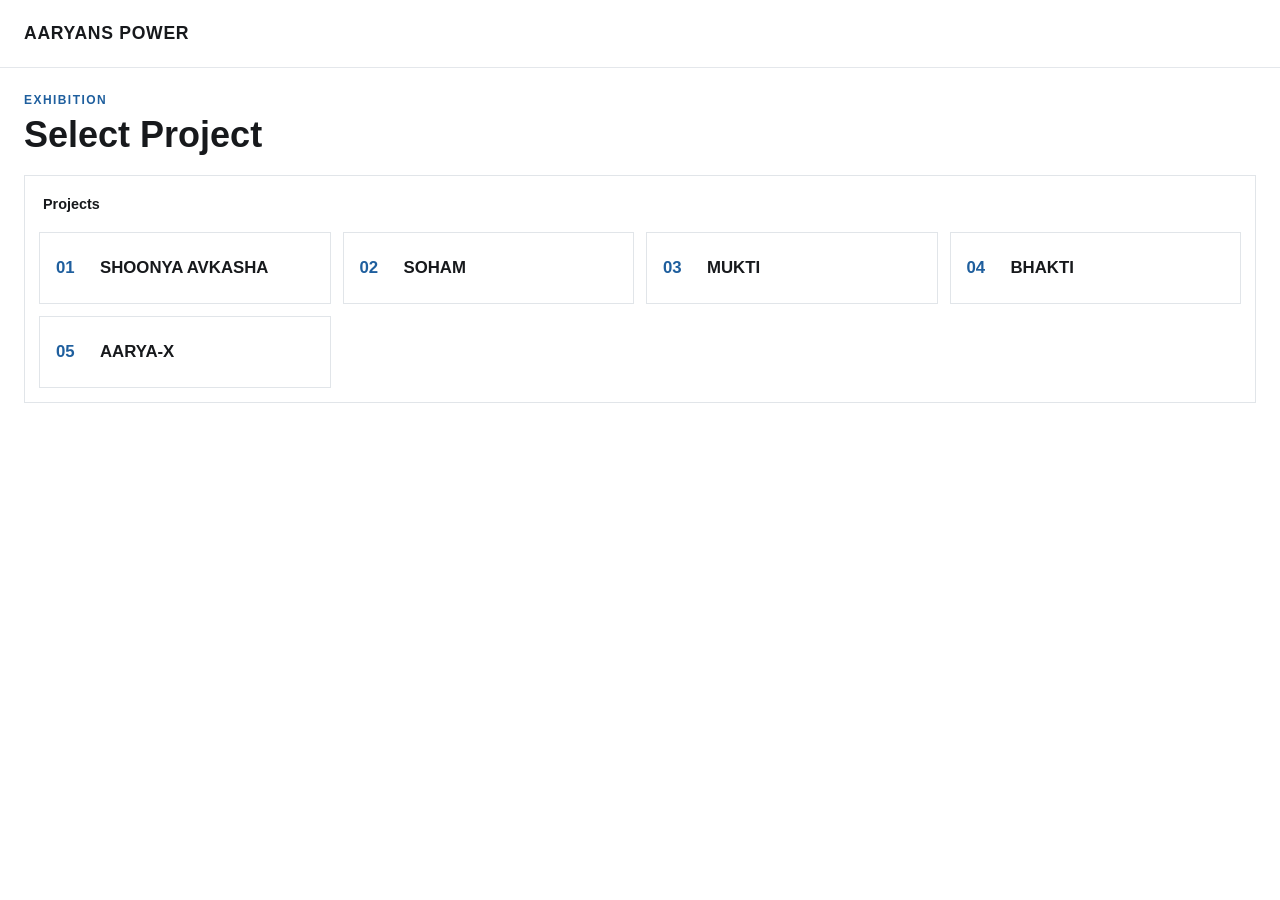
<file: index.html>
<!doctype html>
<html lang="en">
<head>
<meta charset="utf-8">
<meta name="viewport" content="width=device-width,initial-scale=1">
<title>AARYANS POWER Exhibition</title>
<link rel="stylesheet" href="style.css">
</head>
<body>
<header class="header"><div class="brand">AARYANS POWER</div></header>
<main class="layout">
<div class="top"><div><div class="eyebrow">Exhibition</div><h1>Select Project</h1></div></div>
<div class="workspace single">
<section class="questions projects">
<div class="questions-title">Projects</div>
<a class="question" href="shoonya-avkasha.html"><span class="num">01</span><span>SHOONYA AVKASHA</span></a>
<a class="question" href="soham.html"><span class="num">02</span><span>SOHAM</span></a>
<a class="question" href="mukti.html"><span class="num">03</span><span>MUKTI</span></a>
<a class="question" href="bhakti.html"><span class="num">04</span><span>BHAKTI</span></a>
<a class="question" href="aarya-x.html"><span class="num">05</span><span>AARYA-X</span></a>
</section>
</div>
</main>
</body>
</html>
</file>
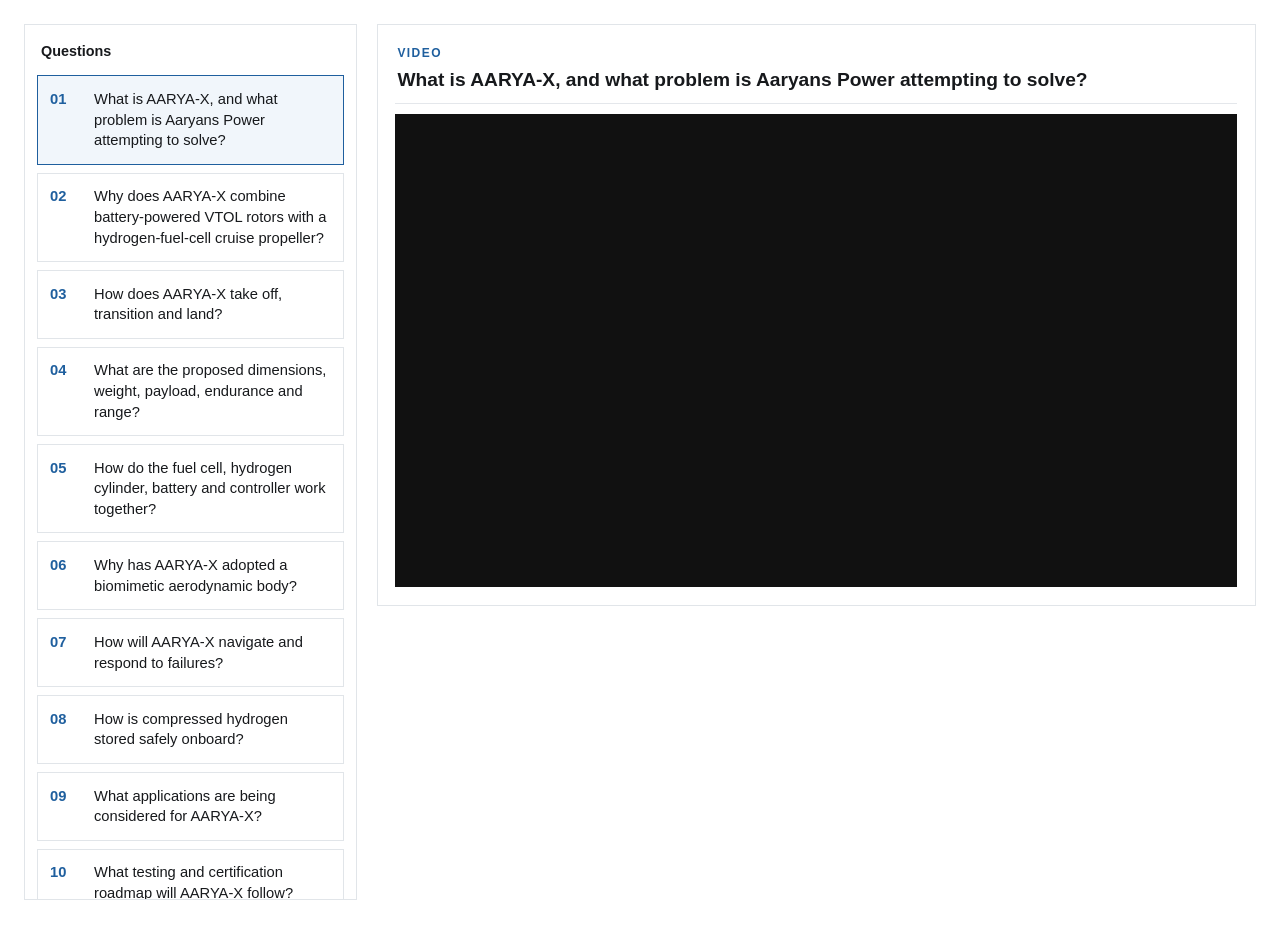
<file: aarya-x.html>
<!doctype html>
<html lang="en">

<head>
  <meta charset="utf-8">
  <meta name="viewport" content="width=device-width,initial-scale=1">

  <title>AARYA-X | AARYANS POWER</title>

  <link rel="stylesheet" href="style.css">
</head>

<body>


<main class="layout">


<div class="workspace">


  <!-- =========================
       QUESTIONS
  ========================== -->

  <aside class="questions">

    <div class="questions-title">
      Questions
    </div>


    <!-- QUESTION 1 -->

    <button
      class="question"
      data-index="0"
      data-drive-id="1Ui-ZAGoOA2V_jxX7i14uRcmebi3t87IS"
      data-title="What is AARYA-X, and what problem is Aaryans Power attempting to solve?"
    >

      <span class="num">
        01
      </span>

      <span>
        What is AARYA-X, and what problem is Aaryans Power attempting to solve?
      </span>

    </button>


    <!-- QUESTION 2 -->

    <button
      class="question"
      data-index="1"
      data-drive-id="1szKzdVcnoOJJ2fzhRMh8Gj2F-6THwESj"
      data-title="Why does AARYA-X combine battery-powered VTOL rotors with a hydrogen-fuel-cell cruise propeller?"
    >

      <span class="num">
        02
      </span>

      <span>
        Why does AARYA-X combine battery-powered VTOL rotors with a hydrogen-fuel-cell cruise propeller?
      </span>

    </button>


    <!-- QUESTION 3 -->

    <button
      class="question"
      data-index="2"
      data-drive-id="1fKmpzkEdmXedZTN_lGsRggA8JeGDTIYF"
      data-title="How does AARYA-X take off, transition and land?"
    >

      <span class="num">
        03
      </span>

      <span>
        How does AARYA-X take off, transition and land?
      </span>

    </button>


    <!-- QUESTION 4 -->

    <button
      class="question"
      data-index="3"
      data-drive-id="1jlApbKzHxgR-QsPUZSIkRet4yjEzYzG_"
      data-title="What are the proposed dimensions, weight, payload, endurance and range?"
    >

      <span class="num">
        04
      </span>

      <span>
        What are the proposed dimensions, weight, payload, endurance and range?
      </span>

    </button>


    <!-- QUESTION 5 -->

    <button
      class="question"
      data-index="4"
      data-drive-id="1-lclGJRWC27h7_2cQeNM0hS9a2BsdfcC"
      data-title="How do the fuel cell, hydrogen cylinder, battery and controller work together?"
    >

      <span class="num">
        05
      </span>

      <span>
        How do the fuel cell, hydrogen cylinder, battery and controller work together?
      </span>

    </button>


    <!-- QUESTION 6 -->

    <button
      class="question"
      data-index="5"
      data-drive-id="1TAY0yIhHEJ29zQF1fL2lTrksfVYrnsvH"
      data-title="Why has AARYA-X adopted a biomimetic aerodynamic body?"
    >

      <span class="num">
        06
      </span>

      <span>
        Why has AARYA-X adopted a biomimetic aerodynamic body?
      </span>

    </button>


    <!-- QUESTION 7 -->

    <button
      class="question"
      data-index="6"
      data-drive-id="1MeRnJUkc_yWa4hSAgtIE0scz39Femui1"
      data-title="How will AARYA-X navigate and respond to failures?"
    >

      <span class="num">
        07
      </span>

      <span>
        How will AARYA-X navigate and respond to failures?
      </span>

    </button>


    <!-- QUESTION 8 -->

    <button
      class="question"
      data-index="7"
      data-drive-id="1fan7daPQiHHC4__OgldHpxUyS4tP6RGm"
      data-title="How is compressed hydrogen stored safely onboard?"
    >

      <span class="num">
        08
      </span>

      <span>
        How is compressed hydrogen stored safely onboard?
      </span>

    </button>


    <!-- QUESTION 9 -->

    <button
      class="question"
      data-index="8"
      data-drive-id="1aAuf3UxVYGeGKoov1mgM0_C-mF7RRJnR"
      data-title="What applications are being considered for AARYA-X?"
    >

      <span class="num">
        09
      </span>

      <span>
        What applications are being considered for AARYA-X?
      </span>

    </button>


    <!-- QUESTION 10 -->

    <button
      class="question"
      data-index="9"
      data-drive-id="1frvw_FQK6rj4DDu-EGsOY7qRrpouGP_q"
      data-title="What testing and certification roadmap will AARYA-X follow?"
    >

      <span class="num">
        10
      </span>

      <span>
        What testing and certification roadmap will AARYA-X follow?
      </span>

    </button>

  </aside>



  <!-- =========================
       VIDEO VIEWER
  ========================== -->

  <section class="viewer">

    <div class="viewer-head">

      <div>

        <div class="eyebrow">
          Video
        </div>

        <div
          class="viewer-title"
          id="title"
        >
          Select a question
        </div>

      </div>

    
    </div>


    <div
      class="video"
      id="video"
    >

      <div class="placeholder">

        <div>

          <strong>
            Select a question
          </strong>

          <span>
            The Google Drive video will appear here.
          </span>

        </div>

      </div>

    </div>

  </section>

</div>

</main>



<script>

/* =========================================
   GET ELEMENTS
========================================= */

const buttons = [
  ...document.querySelectorAll(".question")
];

const title =
  document.getElementById("title");

const status =
  document.getElementById("status");

const video =
  document.getElementById("video");



/* =========================================
   LOAD VIDEO
========================================= */

function selectVideo(button) {

  /* Remove active state */

  buttons.forEach(b => {

    b.classList.remove("active");

  });


  /* Add active state */

  button.classList.add("active");


  /* Get Drive ID */

  const driveId = (
    button.dataset.driveId || ""
  ).trim();


  /* Get question title */

  const questionTitle =
    button.dataset.title || "";


  /* Update title */

  title.textContent =
    questionTitle;



  /* =========================================
     VIDEO NOT CONFIGURED
  ========================================= */

  if (!driveId) {

    status.textContent =
      "Not configured";


    video.innerHTML = `

      <div class="placeholder">

        <div>

          <strong>
            Video not configured
          </strong>

          <span>
            Add the Google Drive file ID in this page.
          </span>

        </div>

      </div>

    `;

    return;

  }



  /* =========================================
     VIDEO AVAILABLE
  ========================================= */


  /*
     Google Drive embedded player.

     autoplay=1 asks Google Drive to
     automatically start the video.
  */

  const driveUrl =
    "https://drive.google.com/file/d/"
    + encodeURIComponent(driveId)
    + "/preview?autoplay=1";



  video.innerHTML = `

    <iframe

      src="${driveUrl}"

      allow="autoplay; fullscreen"

      allowfullscreen

      title="${escapeHtml(questionTitle)}"

    ></iframe>

  `;

}



/* =========================================
   ESCAPE HTML
========================================= */

function escapeHtml(text) {

  return text

    .replace(/&/g, "&amp;")

    .replace(/</g, "&lt;")

    .replace(/>/g, "&gt;")

    .replace(/"/g, "&quot;")

    .replace(/'/g, "&#039;");

}



/* =========================================
   QUESTION CLICK
========================================= */

buttons.forEach(button => {

  button.addEventListener(
    "click",
    () => {

      selectVideo(button);

    }
  );

});



/* =========================================
   OPEN QUESTION 1 ON PAGE LOAD
========================================= */

selectVideo(buttons[0]);

</script>


</body>

</html>
</file>
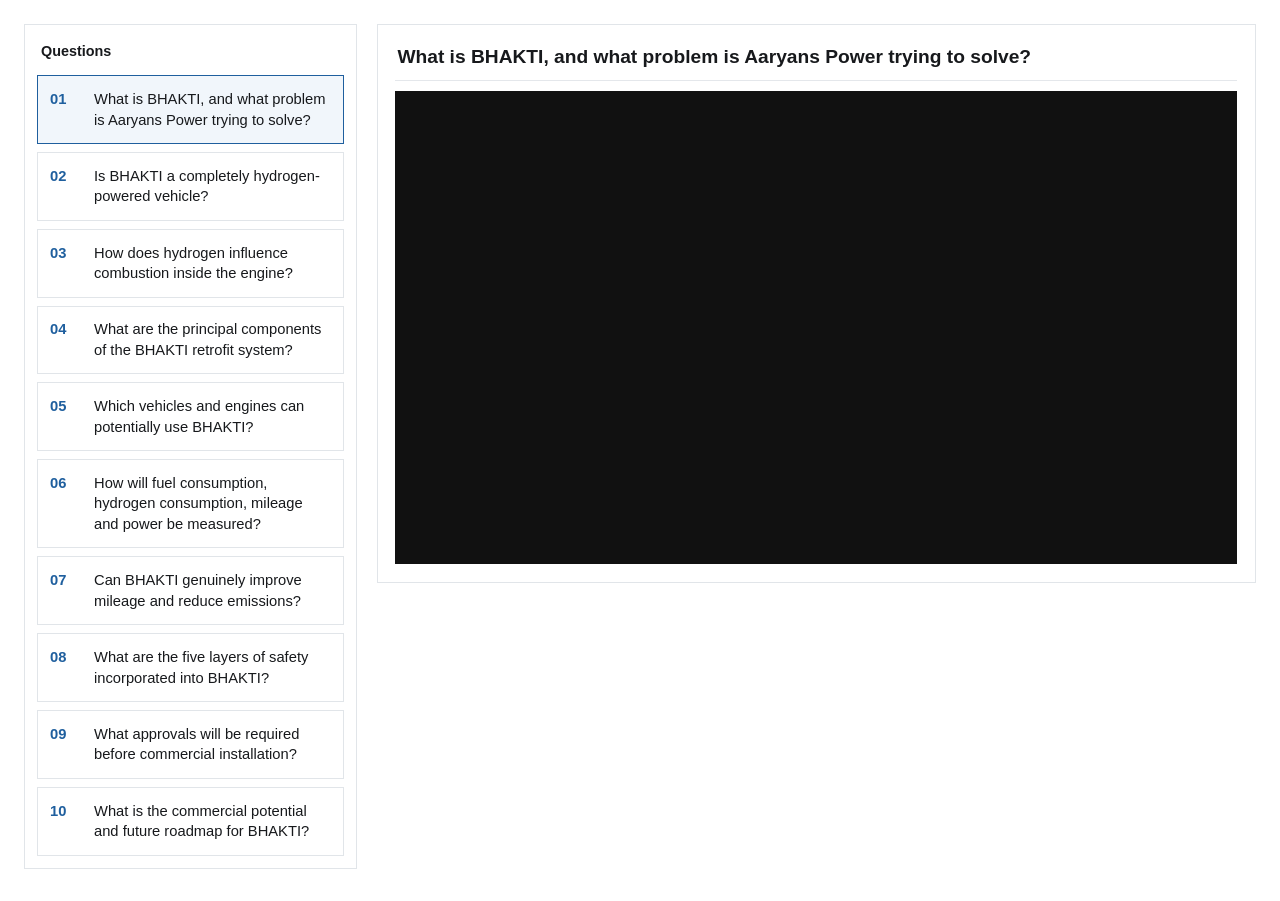
<file: bhakti.html>
<!doctype html>
<html lang="en">

<head>
  <meta charset="utf-8">
  <meta name="viewport" content="width=device-width, initial-scale=1">
  <title>BHAKTI | AARYANS POWER</title>

  <link rel="stylesheet" href="style.css">
</head>

<body>

<main class="layout">

  <div class="workspace">


    <!-- =========================
         QUESTIONS
    ========================== -->

    <aside class="questions">

      <div class="questions-title">
        Questions
      </div>


      <!-- QUESTION 1 -->

      <button
        class="question"
        data-index="0"
        data-drive-id="1agfp3xAUcGCOcwY177Gskvyk3IXifIkg"
        data-title="What is BHAKTI, and what problem is Aaryans Power trying to solve?"
      >
        <span class="num">01</span>
        <span>What is BHAKTI, and what problem is Aaryans Power trying to solve?</span>
      </button>


      <!-- QUESTION 2 -->

      <button
        class="question"
        data-index="1"
        data-drive-id="1JP2ev3LpOQk5WlHzT16FE3CGyKhPk8Wh"
        data-title="Is BHAKTI a completely hydrogen-powered vehicle?"
      >
        <span class="num">02</span>
        <span>Is BHAKTI a completely hydrogen-powered vehicle?</span>
      </button>


      <!-- QUESTION 3 -->

      <button
        class="question"
        data-index="2"
        data-drive-id="1DUSKOGw7MFO2LwgqoWIO3cetUKFGapdp"
        data-title="How does hydrogen influence combustion inside the engine?"
      >
        <span class="num">03</span>
        <span>How does hydrogen influence combustion inside the engine?</span>
      </button>


      <!-- QUESTION 4 -->

      <button
        class="question"
        data-index="3"
        data-drive-id="1ndLb41KOACdMUq4fknSNElmOZlRtoxrS"
        data-title="What are the principal components of the BHAKTI retrofit system?"
      >
        <span class="num">04</span>
        <span>What are the principal components of the BHAKTI retrofit system?</span>
      </button>


      <!-- QUESTION 5 -->

      <button
        class="question"
        data-index="4"
        data-drive-id="1psn71ah3NEB-OBG-TvdyCr4hIKhchkOu"
        data-title="Which vehicles and engines can potentially use BHAKTI?"
      >
        <span class="num">05</span>
        <span>Which vehicles and engines can potentially use BHAKTI?</span>
      </button>


      <!-- QUESTION 6 -->

      <button
        class="question"
        data-index="5"
        data-drive-id="14huXI2xmvJUVjSVpIqaIv8FKPE4zcFND"
        data-title="How will fuel consumption, hydrogen consumption, mileage and power be measured?"
      >
        <span class="num">06</span>
        <span>How will fuel consumption, hydrogen consumption, mileage and power be measured?</span>
      </button>


      <!-- QUESTION 7 -->

      <button
        class="question"
        data-index="6"
        data-drive-id="10LUoSlzRTMXEcEej0UZIfVJ4_ItkUbNF"
        data-title="Can BHAKTI genuinely improve mileage and reduce emissions?"
      >
        <span class="num">07</span>
        <span>Can BHAKTI genuinely improve mileage and reduce emissions?</span>
      </button>


      <!-- QUESTION 8 -->

      <button
        class="question"
        data-index="7"
        data-drive-id="OZHqQxzfpAgsbm8uUoLVVZpmRxyOuWyp"
        data-title="What are the five layers of safety incorporated into BHAKTI?"
      >
        <span class="num">08</span>
        <span>What are the five layers of safety incorporated into BHAKTI?</span>
      </button>


      <!-- QUESTION 9 -->

      <button
        class="question"
        data-index="8"
        data-drive-id="1xnMByQcIac3H-I0vp0dT6i5PC-s6Soxo"
        data-title="What approvals will be required before commercial installation?"
      >
        <span class="num">09</span>
        <span>What approvals will be required before commercial installation?</span>
      </button>


      <!-- QUESTION 10 -->

      <button
        class="question"
        data-index="9"
        data-drive-id="1UCj5Ztvm6W4KOkf_PiR4w86zJoKRnyC8"
        data-title="What is the commercial potential and future roadmap for BHAKTI?"
      >
        <span class="num">10</span>
        <span>What is the commercial potential and future roadmap for BHAKTI?</span>
      </button>

    </aside>



    <!-- =========================
         VIDEO VIEWER
    ========================== -->

    <section class="viewer">

      <div class="viewer-head">

        <div>


          <div
            class="viewer-title"
            id="title"
          >
            Select a question
          </div>

        </div>


      </div>


      <div
        class="video"
        id="video"
      >

        <div class="placeholder">

          <div>

            <strong>
              Select a question
            </strong>

            <span>
              The Google Drive video will appear here.
            </span>

          </div>

        </div>

      </div>

    </section>

  </div>

</main>



<script>

/* =========================================
   GET ELEMENTS
========================================= */

const buttons = [
  ...document.querySelectorAll(".question")
];

const title =
  document.getElementById("title");

const status =
  document.getElementById("status");

const video =
  document.getElementById("video");



/* =========================================
   LOAD VIDEO
========================================= */

function selectVideo(button) {

  /* Remove active state */

  buttons.forEach(b => {
    b.classList.remove("active");
  });


  /* Add active state */

  button.classList.add("active");


  /* Get Google Drive ID */

  const driveId =
    (button.dataset.driveId || "").trim();


  /* Get question title */

  const questionTitle =
    button.dataset.title || "";


  /* Update title */

  title.textContent =
    questionTitle;



  /* =========================================
     VIDEO NOT CONFIGURED
  ========================================== */

  if (!driveId) {

    status.textContent =
      "Not configured";


    video.innerHTML = `

      <div class="placeholder">

        <div>

          <strong>
            Video not configured
          </strong>

          <span>
            Add the Google Drive file ID in this page.
          </span>

        </div>

      </div>

    `;

    return;
  }



  /* =========================================
     VIDEO AVAILABLE
  ========================================== */

  

  /*
    Google Drive embedded player.

    autoplay=1 asks Google Drive
    to automatically start the video.
  */

  const driveUrl =
    "https://drive.google.com/file/d/"
    + encodeURIComponent(driveId)
    + "/preview?autoplay=1";


  video.innerHTML = `

    <iframe

      src="${driveUrl}"

      allow="autoplay; fullscreen"

      allowfullscreen

      title="${escapeHtml(questionTitle)}"

    ></iframe>

  `;

}



/* =========================================
   ESCAPE HTML
========================================= */

function escapeHtml(text) {

  return text
    .replace(/&/g, "&amp;")
    .replace(/</g, "&lt;")
    .replace(/>/g, "&gt;")
    .replace(/"/g, "&quot;")
    .replace(/'/g, "&#039;");

}



/* =========================================
   QUESTION CLICK
========================================= */

buttons.forEach(button => {

  button.addEventListener(
    "click",
    () => {

      selectVideo(button);

    }
  );

});



/* =========================================
   OPEN QUESTION 1 ON PAGE LOAD
========================================= */

selectVideo(buttons[0]);

</script>

</body>
</html>
</file>
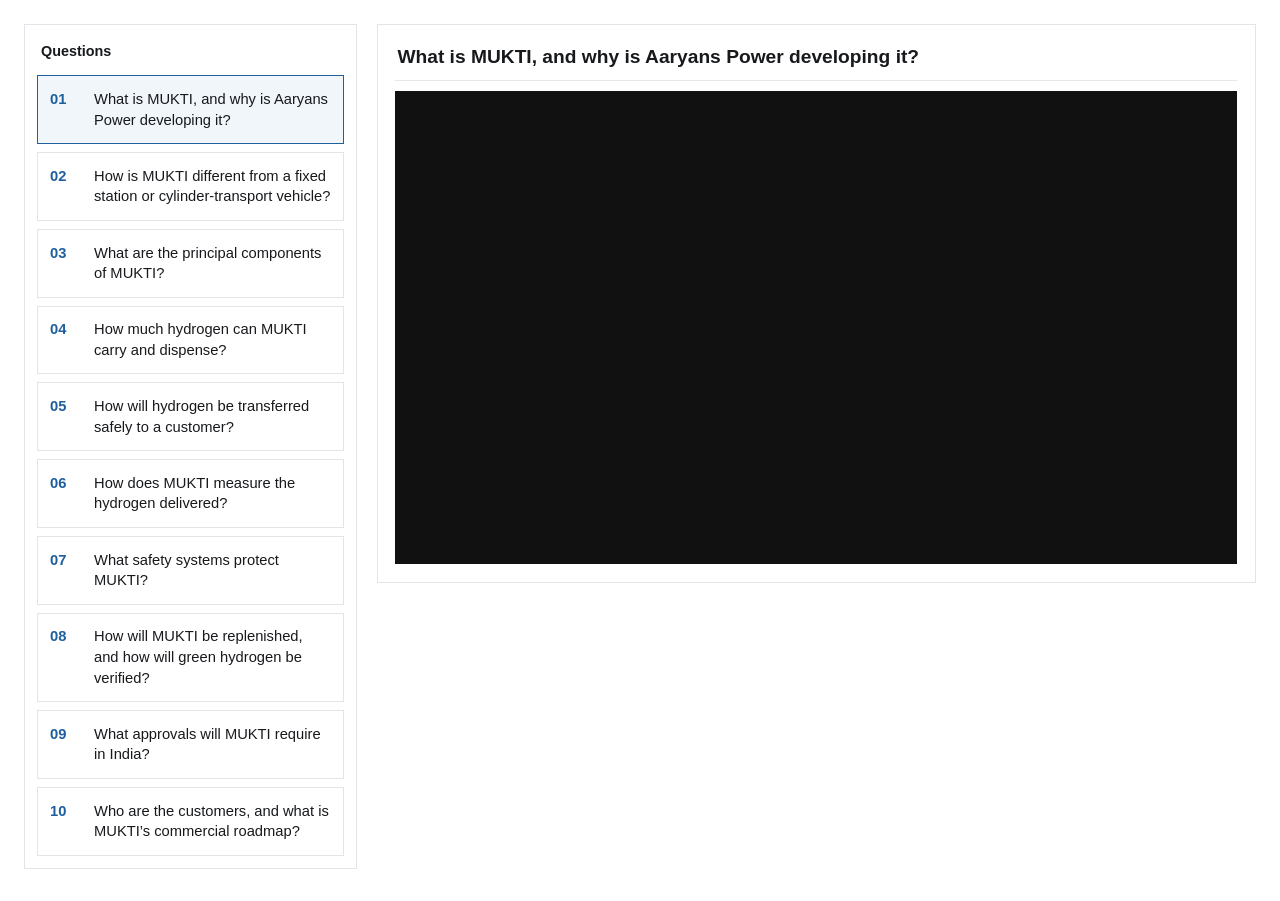
<file: mukti.html>
<!doctype html>
<html lang="en">

<head>
  <meta charset="utf-8">
  <meta name="viewport" content="width=device-width,initial-scale=1">
  <title>MUKTI | AARYANS POWER</title>
  <link rel="stylesheet" href="style.css">
</head>

<body>


<main class="layout">


  <div class="workspace">

    <!-- =========================
         QUESTIONS
    ========================== -->

    <aside class="questions">

      <div class="questions-title">Questions</div>


      <!-- QUESTION 1 -->

      <button
        class="question"
        data-index="0"
        data-drive-id="1s9lwKwJYrDIC2gwHm35fMinnjsRHwhhz"
        data-title="What is MUKTI, and why is Aaryans Power developing it?"
      >
        <span class="num">01</span>
        <span>
          What is MUKTI, and why is Aaryans Power developing it?
        </span>
      </button>


      <!-- QUESTION 2 -->

      <button
        class="question"
        data-index="1"
        data-drive-id="19mMy_EACzs5uosRyWCZ3KA8d5-OqslpM"
        data-title="How is MUKTI different from a fixed station or cylinder-transport vehicle?"
      >
        <span class="num">02</span>
        <span>
          How is MUKTI different from a fixed station or cylinder-transport vehicle?
        </span>
      </button>


      <!-- QUESTION 3 -->

      <button
        class="question"
        data-index="2"
        data-drive-id="1k8MNoUoh5ybIONZZHgAJMFVJdlHPJH_p"
        data-title="What are the principal components of MUKTI?"
      >
        <span class="num">03</span>
        <span>
          What are the principal components of MUKTI?
        </span>
      </button>


      <!-- QUESTION 4 -->

      <button
        class="question"
        data-index="3"
        data-drive-id="1N93utkJhDOF0mKkGX6ZgNMHFyU_5Qvaz"
        data-title="How much hydrogen can MUKTI carry and dispense?"
      >
        <span class="num">04</span>
        <span>
          How much hydrogen can MUKTI carry and dispense?
        </span>
      </button>


      <!-- QUESTION 5 -->

      <button
        class="question"
        data-index="4"
        data-drive-id="1OoRMRaCLtMNa-XchycsEXfveO2rvNEOn"
        data-title="How will hydrogen be transferred safely to a customer?"
      >
        <span class="num">05</span>
        <span>
          How will hydrogen be transferred safely to a customer?
        </span>
      </button>


      <!-- QUESTION 6 -->

      <button
        class="question"
        data-index="5"
        data-drive-id="1Bjs3zbFR7-76qNgY8zfFC-AX1IPGBV3S"
        data-title="How does MUKTI measure the hydrogen delivered?"
      >
        <span class="num">06</span>
        <span>
          How does MUKTI measure the hydrogen delivered?
        </span>
      </button>


      <!-- QUESTION 7 -->

      <button
        class="question"
        data-index="6"
        data-drive-id="12KFukwM5sLItjOjj5kjHKoJn_FgXYKIx"
        data-title="What safety systems protect MUKTI?"
      >
        <span class="num">07</span>
        <span>
          What safety systems protect MUKTI?
        </span>
      </button>


      <!-- QUESTION 8 -->

      <button
        class="question"
        data-index="7"
        data-drive-id="148A5JXoBg_7IgE1QcyqrKbmfiWIGnK3g"
        data-title="How will MUKTI be replenished, and how will green hydrogen be verified?"
      >
        <span class="num">08</span>
        <span>
          How will MUKTI be replenished, and how will green hydrogen be verified?
        </span>
      </button>


      <!-- QUESTION 9 -->

      <button
        class="question"
        data-index="8"
        data-drive-id="1joXE9UYlvSl-_nvkQGDcZfSUOWaip8pC"
        data-title="What approvals will MUKTI require in India?"
      >
        <span class="num">09</span>
        <span>
          What approvals will MUKTI require in India?
        </span>
      </button>


      <!-- QUESTION 10 -->

      <button
        class="question"
        data-index="9"
        data-drive-id="1-R96PNGkGpdae2izvnH8GpTF--tnPPll"
        data-title="Who are the customers, and what is MUKTI’s commercial roadmap?"
      >
        <span class="num">10</span>
        <span>
          Who are the customers, and what is MUKTI’s commercial roadmap?
        </span>
      </button>

    </aside>



    <!-- =========================
         VIDEO VIEWER
    ========================== -->

    <section class="viewer">

      <div class="viewer-head">

        <div>

    
          <div
            class="viewer-title"
            id="title"
          >
            Select a question
          </div>

        </div>

      </div>



      <div
        class="video"
        id="video"
      >

        <div class="placeholder">

          <div>

            <strong>
              Select a question
            </strong>

            <span>
              The video will appear here.
            </span>

          </div>

        </div>

      </div>

    </section>

  </div>

</main>



<script>

/* =========================================
   GET ELEMENTS
========================================= */

const buttons = [
  ...document.querySelectorAll(".question")
];

const title = document.getElementById("title");

const status = document.getElementById("status");

const video = document.getElementById("video");



/* =========================================
   LOAD VIDEO
========================================= */

function selectVideo(button) {

  /* Remove active state */
  buttons.forEach(b => {
    b.classList.remove("active");
  });


  /* Add active state */
  button.classList.add("active");


  /* Get Drive ID */
  const driveId = (
    button.dataset.driveId || ""
  ).trim();


  /* Get question title */
  const questionTitle =
    button.dataset.title || "";


  /* Update title */
  title.textContent = questionTitle;



  /* =========================================
     VIDEO NOT CONFIGURED
  ========================================= */

  if (!driveId) {

    status.textContent =
      "Not configured";

    video.innerHTML = `
      <div class="placeholder">

        <div>

          <strong>
            Video not configured
          </strong>

          <span>
            Add the Google Drive file ID in this page.
          </span>

        </div>

      </div>
    `;

    return;
  }



  /* =========================================
     VIDEO AVAILABLE
  ========================================= */



  /*
     Google Drive embedded player.

     autoplay=1 asks Google Drive to
     automatically start the video.
  */

  const driveUrl =
    "https://drive.google.com/file/d/"
    + encodeURIComponent(driveId)
    + "/preview?autoplay=1";


  video.innerHTML = `

    <iframe

      src="${driveUrl}"

      allow="autoplay; fullscreen"

      allowfullscreen

      title="${escapeHtml(questionTitle)}"

    ></iframe>

  `;

}



/* =========================================
   ESCAPE HTML
========================================= */

function escapeHtml(text) {

  return text
    .replace(/&/g, "&amp;")
    .replace(/</g, "&lt;")
    .replace(/>/g, "&gt;")
    .replace(/"/g, "&quot;")
    .replace(/'/g, "&#039;");

}



/* =========================================
   QUESTION CLICK
========================================= */

buttons.forEach(button => {

  button.addEventListener(
    "click",
    () => {

      selectVideo(button);

    }
  );

});



/* =========================================
   OPEN QUESTION 1 ON PAGE LOAD
========================================= */

selectVideo(buttons[0]);

</script>


</body>
</html>
</file>
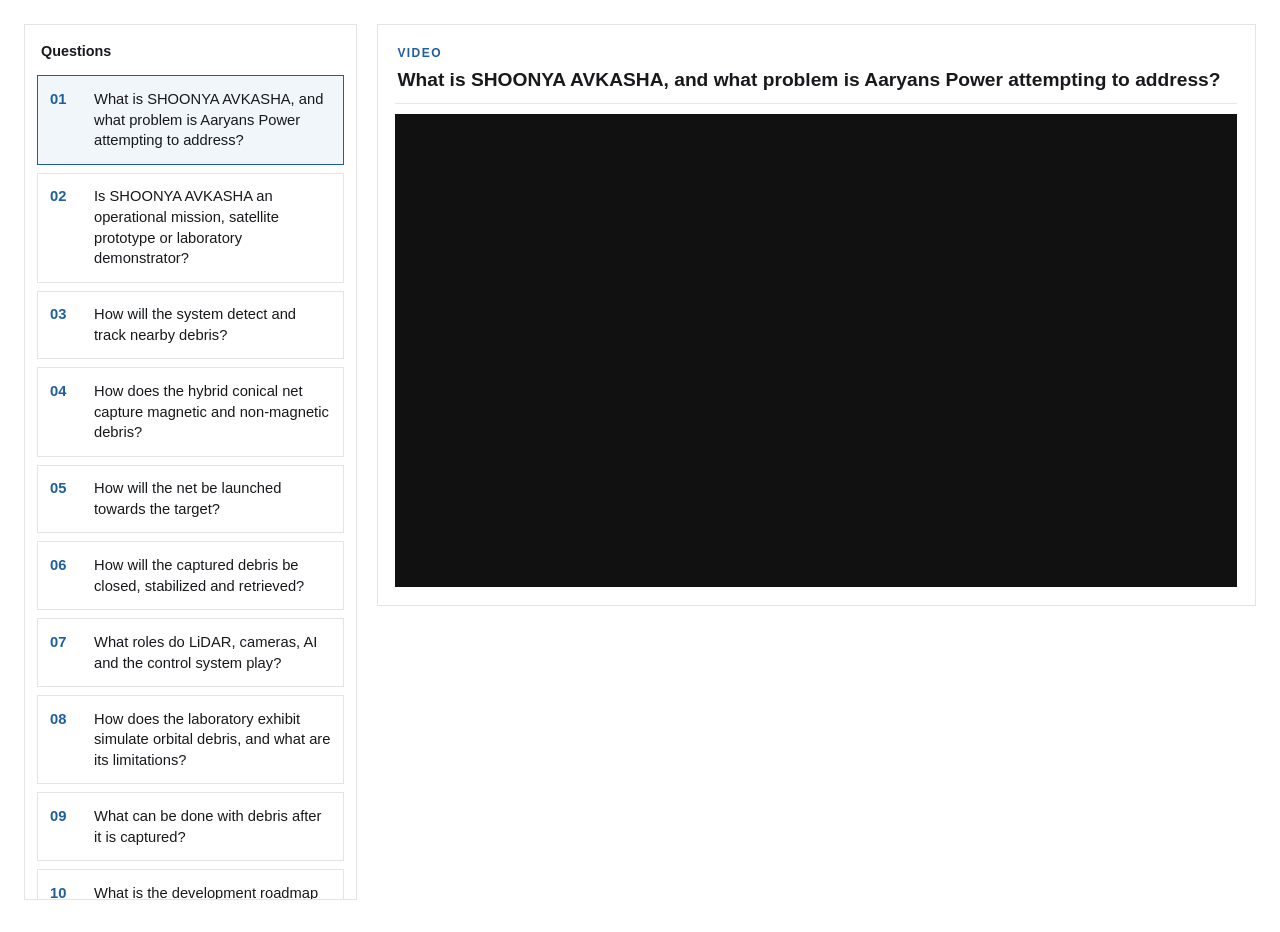
<file: shoonya-avkasha.html>
<!doctype html>
<html lang="en">

<head>
  <meta charset="utf-8">
  <meta name="viewport" content="width=device-width,initial-scale=1">

  <title>SHOONYA AVKASHA | AARYANS POWER</title>

  <link rel="stylesheet" href="style.css">
</head>

<body>


<main class="layout">


<div class="workspace">


  <!-- =========================
       QUESTIONS
  ========================== -->

  <aside class="questions">

    <div class="questions-title">
      Questions
    </div>


    <!-- QUESTION 1 -->

    <button
      class="question"
      data-index="0"
      data-drive-id="1ec7YSZBF-Pd3HIFJKsJdgA4K4DFYL4rj"
      data-title="What is SHOONYA AVKASHA, and what problem is Aaryans Power attempting to address?"
    >

      <span class="num">
        01
      </span>

      <span>
        What is SHOONYA AVKASHA, and what problem is Aaryans Power attempting to address?
      </span>

    </button>


    <!-- QUESTION 2 -->

    <button
      class="question"
      data-index="1"
      data-drive-id="1G-KlobeHExJdH2zIrw-eipg7wzQ7Fg1j"
      data-title="Is SHOONYA AVKASHA an operational mission, satellite prototype or laboratory demonstrator?"
    >

      <span class="num">
        02
      </span>

      <span>
        Is SHOONYA AVKASHA an operational mission, satellite prototype or laboratory demonstrator?
      </span>

    </button>


    <!-- QUESTION 3 -->

    <button
      class="question"
      data-index="2"
      data-drive-id="1NvVRkkVflYp_RIMPQPZJcGLOmu2TozXy"
      data-title="How will the system detect and track nearby debris?"
    >

      <span class="num">
        03
      </span>

      <span>
        How will the system detect and track nearby debris?
      </span>

    </button>


    <!-- QUESTION 4 -->

    <button
      class="question"
      data-index="3"
      data-drive-id="10KZtdCLwyPArkXOlELhQyr-D0DV7WijC"
      data-title="How does the hybrid conical net capture magnetic and non-magnetic debris?"
    >

      <span class="num">
        04
      </span>

      <span>
        How does the hybrid conical net capture magnetic and non-magnetic debris?
      </span>

    </button>


    <!-- QUESTION 5 -->

    <button
      class="question"
      data-index="4"
      data-drive-id="1spzN5biHzjgt5kBBoyWKntW852WPBxnC"
      data-title="How will the net be launched towards the target?"
    >

      <span class="num">
        05
      </span>

      <span>
        How will the net be launched towards the target?
      </span>

    </button>


    <!-- QUESTION 6 -->

    <button
      class="question"
      data-index="5"
      data-drive-id="1fz_q61nTsRGjgJe5l6XJLyAqeReWjybj"
      data-title="How will the captured debris be closed, stabilized and retrieved?"
    >

      <span class="num">
        06
      </span>

      <span>
        How will the captured debris be closed, stabilized and retrieved?
      </span>

    </button>


    <!-- QUESTION 7 -->

    <button
      class="question"
      data-index="6"
      data-drive-id="1WJ5_-yJtG1cSpSmCtdoorvMUrlnpuwbS"
      data-title="What roles do LiDAR, cameras, AI and the control system play?"
    >

      <span class="num">
        07
      </span>

      <span>
        What roles do LiDAR, cameras, AI and the control system play?
      </span>

    </button>


    <!-- QUESTION 8 -->

    <button
      class="question"
      data-index="7"
      data-drive-id="1T2FwPrBozyKcrPrAVsDzXY6kr6e_dnf7"
      data-title="How does the laboratory exhibit simulate orbital debris, and what are its limitations?"
    >

      <span class="num">
        08
      </span>

      <span>
        How does the laboratory exhibit simulate orbital debris, and what are its limitations?
      </span>

    </button>


    <!-- QUESTION 9 -->

    <button
      class="question"
      data-index="8"
      data-drive-id="1vLdPh8yKkAwayyUF_DuyEvxyobDJOXYG"
      data-title="What can be done with debris after it is captured?"
    >

      <span class="num">
        09
      </span>

      <span>
        What can be done with debris after it is captured?
      </span>

    </button>


    <!-- QUESTION 10 -->

    <button
      class="question"
      data-index="9"
      data-drive-id="1aH21wT9nOM4F66CcHjyjxS7c05NjmbB4"
      data-title="What is the development roadmap for SHOONYA AVKASHA?"
    >

      <span class="num">
        10
      </span>

      <span>
        What is the development roadmap for SHOONYA AVKASHA?
      </span>

    </button>

  </aside>



  <!-- =========================
       VIDEO VIEWER
  ========================== -->

  <section class="viewer">

    <div class="viewer-head">

      <div>

        <div class="eyebrow">
          Video
        </div>

        <div
          class="viewer-title"
          id="title"
        >
          Select a question
        </div>

      </div>


    </div>


    <div
      class="video"
      id="video"
    >

      <div class="placeholder">

        <div>

          <strong>
            Select a question
          </strong>

          <span>
            The Google Drive video will appear here.
          </span>

        </div>

      </div>

    </div>

  </section>

</div>

</main>



<script>

/* =========================================
   GET ELEMENTS
========================================= */

const buttons = [
  ...document.querySelectorAll(".question")
];

const title =
  document.getElementById("title");

const status =
  document.getElementById("status");

const video =
  document.getElementById("video");



/* =========================================
   LOAD VIDEO
========================================= */

function selectVideo(button) {

  /* Remove active state */

  buttons.forEach(b => {

    b.classList.remove("active");

  });


  /* Add active state */

  button.classList.add("active");


  /* Get Drive ID */

  const driveId = (
    button.dataset.driveId || ""
  ).trim();


  /* Get question title */

  const questionTitle =
    button.dataset.title || "";


  /* Update title */

  title.textContent =
    questionTitle;



  /* =========================================
     VIDEO NOT CONFIGURED
  ========================================= */

  if (!driveId) {

    status.textContent =
      "Not configured";


    video.innerHTML = `

      <div class="placeholder">

        <div>

          <strong>
            Video not configured
          </strong>

          <span>
            Add the Google Drive file ID in this page.
          </span>

        </div>

      </div>

    `;

    return;

  }



  /* =========================================
     VIDEO AVAILABLE
  ========================================= */


  /*
     Google Drive embedded player.

     autoplay=1 asks Google Drive to
     automatically start the video.
  */

  const driveUrl =
    "https://drive.google.com/file/d/"
    + encodeURIComponent(driveId)
    + "/preview?autoplay=1";



  video.innerHTML = `

    <iframe

      src="${driveUrl}"

      allow="autoplay; fullscreen"

      allowfullscreen

      title="${escapeHtml(questionTitle)}"

    ></iframe>

  `;

}



/* =========================================
   ESCAPE HTML
========================================= */

function escapeHtml(text) {

  return text

    .replace(/&/g, "&amp;")

    .replace(/</g, "&lt;")

    .replace(/>/g, "&gt;")

    .replace(/"/g, "&quot;")

    .replace(/'/g, "&#039;");

}



/* =========================================
   QUESTION CLICK
========================================= */

buttons.forEach(button => {

  button.addEventListener(
    "click",
    () => {

      selectVideo(button);

    }
  );

});



/* =========================================
   OPEN QUESTION 1 ON PAGE LOAD
========================================= */

selectVideo(buttons[0]);

</script>


</body>

</html>
</file>
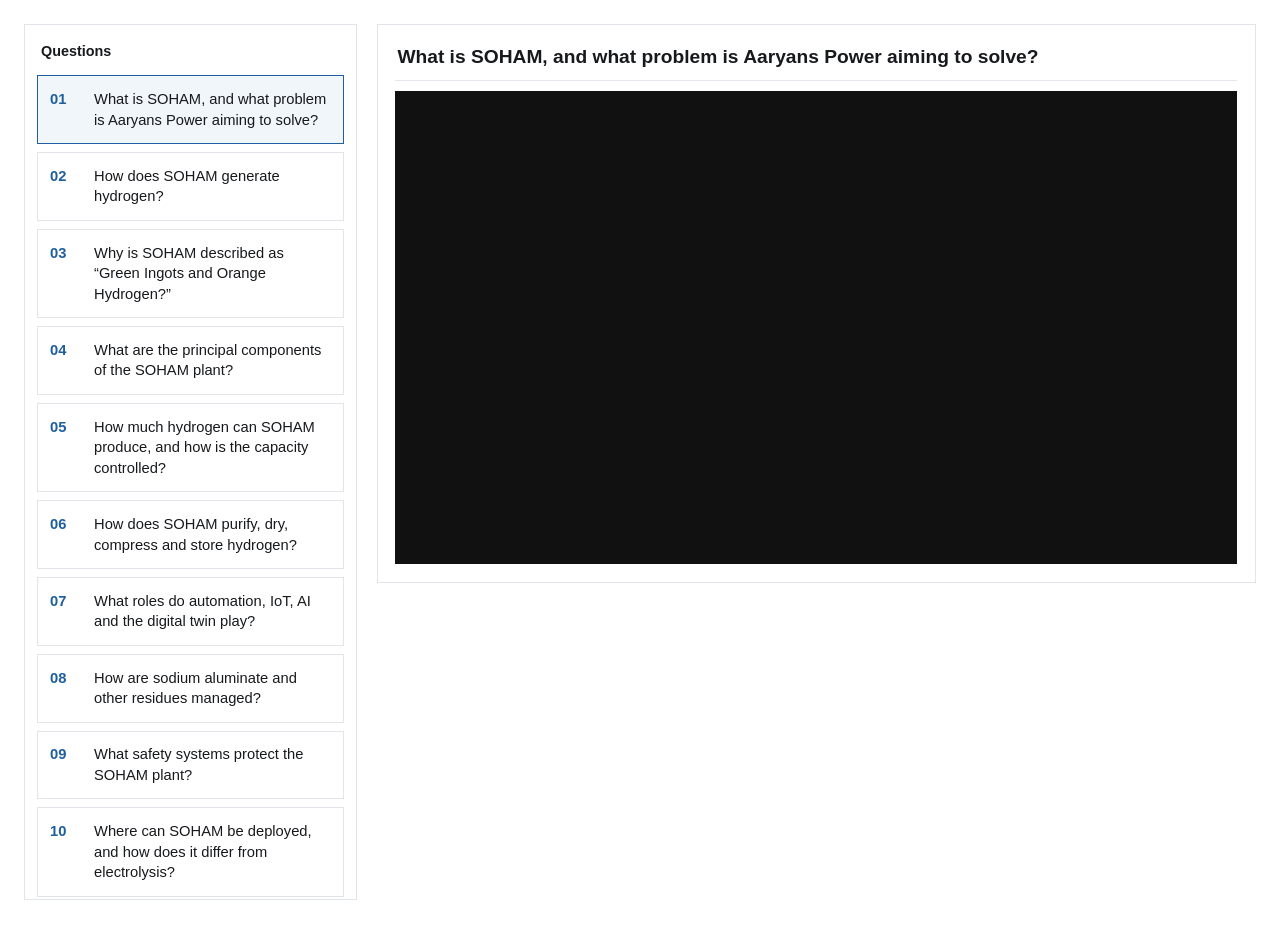
<file: soham.html>
<!doctype html>
<html lang="en">

<head>
  <meta charset="utf-8">
  <meta name="viewport" content="width=device-width,initial-scale=1">
  <title>SOHAM | AARYANS POWER</title>
  <link rel="stylesheet" href="style.css">
</head>

<body>


<main class="layout">

  <div class="workspace">

    <!-- =========================
         QUESTIONS
    ========================== -->

    <aside class="questions">

      <div class="questions-title">Questions</div>


      <!-- QUESTION 1 -->

      <button
        class="question"
        data-index="0"
        data-drive-id="1h-kR3pCZpoKuRycn4_97zKMXZ6QL-jnG"
        data-title="What is SOHAM, and what problem is Aaryans Power aiming to solve?"
      >
        <span class="num">01</span>
        <span>
          What is SOHAM, and what problem is Aaryans Power aiming to solve?
        </span>
      </button>


      <!-- QUESTION 2 -->

      <button
        class="question"
        data-index="1"
        data-drive-id="1jHqsPJgwBm4XPgZbfAIN51ZFq_rNJhhQ"
        data-title="How does SOHAM generate hydrogen?"
      >
        <span class="num">02</span>
        <span>
          How does SOHAM generate hydrogen?
        </span>
      </button>


      <!-- QUESTION 3 -->

      <button
        class="question"
        data-index="2"
        data-drive-id="1CBJG6S2je2DWx03N-ifZGPDFRBOLaLIN"
        data-title="Why is SOHAM described as “Green Ingots and Orange Hydrogen?”"
      >
        <span class="num">03</span>
        <span>
          Why is SOHAM described as “Green Ingots and Orange Hydrogen?”
        </span>
      </button>


      <!-- QUESTION 4 -->

      <button
        class="question"
        data-index="3"
        data-drive-id="1SFIG5eU0FCZ850aphX_lapjYipUzKXLl"
        data-title="What are the principal components of the SOHAM plant?"
      >
        <span class="num">04</span>
        <span>
          What are the principal components of the SOHAM plant?
        </span>
      </button>


      <!-- QUESTION 5 -->

      <button
        class="question"
        data-index="4"
        data-drive-id="1-5orvRs6_NGOHzy3THM96XbDhxxkM8cb"
        data-title="How much hydrogen can SOHAM produce, and how is the capacity controlled?"
      >
        <span class="num">05</span>
        <span>
          How much hydrogen can SOHAM produce, and how is the capacity controlled?
        </span>
      </button>


      <!-- QUESTION 6 -->

      <button
        class="question"
        data-index="5"
        data-drive-id="18tWaKVS4ckv9cj-dohrekTDDnfHw3aQZ"
        data-title="How does SOHAM purify, dry, compress and store hydrogen?"
      >
        <span class="num">06</span>
        <span>
          How does SOHAM purify, dry, compress and store hydrogen?
        </span>
      </button>


      <!-- QUESTION 7 -->

      <button
        class="question"
        data-index="6"
        data-drive-id="1c56CYHD82niMwGV8zYjykxx0X_tmfBIf"
        data-title="What roles do automation, IoT, AI and the digital twin play?"
      >
        <span class="num">07</span>
        <span>
          What roles do automation, IoT, AI and the digital twin play?
        </span>
      </button>


      <!-- QUESTION 8 -->

      <button
        class="question"
        data-index="7"
        data-drive-id="1k7OuiKdwJUqvKzlHyO1ftIzK_2roS9RX"
        data-title="How are sodium aluminate and other residues managed?"
      >
        <span class="num">08</span>
        <span>
          How are sodium aluminate and other residues managed?
        </span>
      </button>


      <!-- QUESTION 9 -->

      <button
        class="question"
        data-index="8"
        data-drive-id="1e9cPjj37K1uSX6d4tyHZBiwgPOpUfnkq"
        data-title="What safety systems protect the SOHAM plant?"
      >
        <span class="num">09</span>
        <span>
          What safety systems protect the SOHAM plant?
        </span>
      </button>


      <!-- QUESTION 10 -->

      <button
        class="question"
        data-index="9"
        data-drive-id="1TVCduBUSPHGKgCDdpXV_d6BMj-QQbkDc"
        data-title="Where can SOHAM be deployed, and how does it differ from electrolysis?"
      >
        <span class="num">10</span>
        <span>
          Where can SOHAM be deployed, and how does it differ from electrolysis?
        </span>
      </button>

    </aside>



    <!-- =========================
         VIDEO VIEWER
    ========================== -->

    <section class="viewer">

      <div class="viewer-head">

        <div>

    
          <div
            class="viewer-title"
            id="title"
          >
            Select a question
          </div>

        </div>

      </div>



      <div
        class="video"
        id="video"
      >

        <div class="placeholder">

          <div>

            <strong>
              Select a question
            </strong>

            <span>
              The video will appear here.
            </span>

          </div>

        </div>

      </div>

    </section>

  </div>

</main>



<script>

/* =========================================
   GET ELEMENTS
========================================= */

const buttons = [
  ...document.querySelectorAll(".question")
];

const title = document.getElementById("title");

const status = document.getElementById("status");

const video = document.getElementById("video");



/* =========================================
   LOAD VIDEO
========================================= */

function selectVideo(button) {

  /* Remove active state */
  buttons.forEach(b => {
    b.classList.remove("active");
  });


  /* Add active state */
  button.classList.add("active");


  /* Get Drive ID */
  const driveId = (
    button.dataset.driveId || ""
  ).trim();


  /* Get question title */
  const questionTitle =
    button.dataset.title || "";


  /* Update title */
  title.textContent = questionTitle;



  /* =========================================
     VIDEO NOT CONFIGURED
  ========================================= */

  if (!driveId) {

    status.textContent =
      "Not configured";

    video.innerHTML = `
      <div class="placeholder">

        <div>

          <strong>
            Video not configured
          </strong>

          <span>
            Add the Google Drive file ID in this page.
          </span>

        </div>

      </div>
    `;

    return;
  }



  /* =========================================
     VIDEO AVAILABLE
  ========================================= */



  /*
     Google Drive embedded player.

     autoplay=1 asks Google Drive to
     automatically start the video.
  */

  const driveUrl =
    "https://drive.google.com/file/d/"
    + encodeURIComponent(driveId)
    + "/preview?autoplay=1";


  video.innerHTML = `

    <iframe

      src="${driveUrl}"

      allow="autoplay; fullscreen"

      allowfullscreen

      title="${escapeHtml(questionTitle)}"

    ></iframe>

  `;

}



/* =========================================
   ESCAPE HTML
========================================= */

function escapeHtml(text) {

  return text
    .replace(/&/g, "&amp;")
    .replace(/</g, "&lt;")
    .replace(/>/g, "&gt;")
    .replace(/"/g, "&quot;")
    .replace(/'/g, "&#039;");

}



/* =========================================
   QUESTION CLICK
========================================= */

buttons.forEach(button => {

  button.addEventListener(
    "click",
    () => {

      selectVideo(button);

    }
  );

});



/* =========================================
   OPEN QUESTION 1 ON PAGE LOAD
========================================= */

selectVideo(buttons[0]);

</script>


</body>
</html>
</file>
<file: style.css>
/* =========================================================
   AARYANS POWER Exhibition Kiosk - responsive stylesheet
   Phones -> tablets -> laptops -> large touchscreens
   ========================================================= */

:root{
  --blue:#1f5f9e;
  --blue-soft:#f1f6fb;
  --line:#e1e5e9;
  --ink:#17191c;
  --muted:#6b7280;
  --sidebar:clamp(18rem,26vw,30rem);
  /* space taken by viewer padding + title row; used to fit video in viewport height */
  --reserve:10.5rem;
}

*{box-sizing:border-box}

html{
  font-size:100%;
  -webkit-text-size-adjust:100%;
  text-size-adjust:100%;
}

/* scale the whole UI up on big kiosk screens */
@media (min-width:1600px){html{font-size:112.5%}}
@media (min-width:2200px){html{font-size:137.5%}}
@media (min-width:3000px){html{font-size:175%}}

body{
  margin:0;
  min-height:100vh;
  min-height:100dvh;
  overflow-x:hidden;
  font-family:Arial,Helvetica,sans-serif;
  line-height:1.4;
  background:#fff;
  color:var(--ink);
}

a{color:inherit;text-decoration:none}
button{font:inherit;color:inherit}

/* ---------- Header ---------- */
.header{
  min-height:3.5rem;
  border-bottom:1px solid #e4e7eb;
  display:flex;
  align-items:center;
  padding:0 1rem;
}
.brand{
  font-size:1rem;
  font-weight:700;
  letter-spacing:.04em;
}
.project{color:var(--blue)}

/* ---------- Page frame ---------- */
.layout{
  width:calc(100% - 1.25rem);
  max-width:112rem;
  margin:0 auto;
  padding:1rem 0 1.5rem;
}

.top{
  display:flex;
  flex-wrap:wrap;
  justify-content:space-between;
  align-items:flex-end;
  gap:.5rem 1.25rem;
  margin-bottom:1rem;
}
.eyebrow{
  font-size:.75rem;
  font-weight:700;
  letter-spacing:.12em;
  color:var(--blue);
  text-transform:uppercase;
  margin-bottom:.4rem;
}
h1{
  font-size:clamp(1.4rem,1rem + 1.6vw,2.25rem);
  line-height:1.1;
  margin:0;
}
.back{
  display:inline-flex;
  align-items:center;
  min-height:2.75rem;
  font-size:.9rem;
  color:var(--blue);
  font-weight:700;
  white-space:nowrap;
}

/* ---------- Workspace (phones: one column, video first) ---------- */
.workspace{
  display:grid;
  grid-template-columns:minmax(0,1fr);
  gap:.875rem;
  align-items:start;
}

.questions,
.viewer{
  border:1px solid var(--line);
  background:#fff;
  min-width:0;
}

/* video stays visible while the question list scrolls underneath */
.viewer{
  order:-1;
  position:sticky;
  top:0;
  z-index:5;
  padding:.625rem;
  box-shadow:0 6px 12px -8px rgba(0,0,0,.25);
}

.viewer-head{
  display:flex;
  justify-content:space-between;
  align-items:flex-start;
  gap:.75rem;
  border-bottom:1px solid #e4e7eb;
  padding:.125rem .125rem .625rem;
  margin-bottom:.625rem;
  min-width:0;
}
.viewer-head > div:first-child{min-width:0}
.viewer-head .eyebrow{display:none}

.viewer-title{
  font-size:.95rem;
  font-weight:700;
  line-height:1.3;
  overflow-wrap:anywhere;
  display:-webkit-box;
  -webkit-box-orient:vertical;
  -webkit-line-clamp:3;
  overflow:hidden;
}
.status{
  flex:0 0 auto;
  font-size:.75rem;
  color:var(--muted);
  white-space:nowrap;
  padding-top:.125rem;
}

/* ---------- Video: always 16:9, never taller than the screen ---------- */
.video{
  position:relative;
  aspect-ratio:16/9;
  width:min(100%,max(16rem,calc((100vh - var(--reserve)) * 16 / 9)));
  width:min(100%,max(16rem,calc((100dvh - var(--reserve)) * 16 / 9)));
  margin-inline:auto;
  background:#111;
  overflow:hidden;
}
.video iframe{
  position:absolute;
  inset:0;
  width:100%;
  height:100%;
  border:0;
  display:block;
}

.placeholder{
  position:absolute;
  inset:0;
  display:grid;
  place-content:center;
  text-align:center;
  padding:1rem;
  background:#f7f8fa;
  color:var(--muted);
}
.placeholder strong{
  display:block;
  color:var(--ink);
  font-size:clamp(.95rem,.8rem + .6vw,1.15rem);
  margin-bottom:.4rem;
}
.placeholder span{
  display:block;
  line-height:1.5;
  font-size:.85rem;
}

code{background:#eef0f2;padding:.125rem .3rem}

/* ---------- Question list ---------- */
.questions{
  order:2;
  display:grid;
  grid-template-columns:minmax(0,1fr);
  gap:.5rem;
  padding:.625rem;
}
.questions-title{
  grid-column:1/-1;
  font-size:.9rem;
  font-weight:700;
  padding:.25rem .25rem .375rem;
}

.question{
  width:100%;
  min-height:3rem;
  display:grid;
  grid-template-columns:2.25rem minmax(0,1fr);
  gap:.5rem;
  align-items:start;
  text-align:left;
  padding:.8rem .75rem;
  margin:0;
  border:1px solid var(--line);
  border-radius:0;
  background:#fff;
  cursor:pointer;
  font-size:.9rem;
  line-height:1.4;
  color:var(--ink);
  touch-action:manipulation;
  -webkit-tap-highlight-color:transparent;
}
.question > span:last-child{overflow-wrap:anywhere}
.question.active{border-color:var(--blue);background:var(--blue-soft)}
.question:focus-visible,
.back:focus-visible{outline:3px solid var(--blue);outline-offset:2px}
.num{color:var(--blue);font-weight:700}

@media (hover:hover){
  .question:hover{background:#fafbfc}
  .question.active:hover{background:var(--blue-soft)}
}

/* ---------- Large phones / small tablets (portrait) ---------- */
@media (min-width:600px){
  .header{min-height:4.25rem;padding:0 1.5rem}
  .brand{font-size:1.1rem}
  .layout{width:calc(100% - 3rem);padding:1.5rem 0 2rem}
  .top{margin-bottom:1.25rem}
  .workspace{gap:1rem}
  .viewer{padding:.875rem}
  .viewer-head .eyebrow{display:block}
  .viewer-title{font-size:1.1rem;-webkit-line-clamp:2}
  .questions{grid-template-columns:repeat(2,minmax(0,1fr));padding:.75rem}
  .question{font-size:.95rem}
}

/* ---------- Two-column layout:
        laptops, tablets in landscape, large touchscreens,
        and phones turned sideways ---------- */
@media (min-width:900px),
       (min-width:640px) and (max-height:520px) and (orientation:landscape){
  .workspace{
    grid-template-columns:var(--sidebar) minmax(0,1fr);
    gap:1.25rem;
  }
  .viewer{
    order:0;
    top:.75rem;
    padding:1.1rem;
    box-shadow:none;
  }
  .viewer-title{
    display:block;
    font-size:1.2rem;
    overflow:visible;
  }
  .questions{
    order:0;
    grid-template-columns:minmax(0,1fr);
    position:sticky;
    top:.75rem;
    max-height:calc(100vh - 1.5rem);
    max-height:calc(100dvh - 1.5rem);
    overflow-y:auto;
    overscroll-behavior:contain;
    -webkit-overflow-scrolling:touch;
  }
  .question{font-size:.92rem}
}

/* ---------- Short laptop screens: keep the video on the first screen ---------- */
@media (min-width:900px) and (min-height:521px) and (max-height:820px){
  .header{min-height:3rem}
  .layout{padding-top:.75rem}
  .top{margin-bottom:.75rem}
  h1{font-size:1.6rem}
  :root{--reserve:9.5rem}
}

/* ---------- Phones turned sideways: very little height ---------- */
@media (max-height:520px) and (orientation:landscape){
  :root{--reserve:6rem}
  .header{display:none}
  .layout{padding-top:.25rem;padding-bottom:1rem}
  .top{margin-bottom:.25rem;align-items:center}
  .top .eyebrow{display:none}
  h1{font-size:1.25rem}
  .back{min-height:2.5rem}
  .workspace{gap:.75rem}
  .viewer{top:.5rem;padding:.5rem}
  .viewer-head{padding-bottom:.4rem;margin-bottom:.5rem}
  .viewer-head .eyebrow{display:none}
  .viewer-title{
    font-size:.95rem;
    display:-webkit-box;
    -webkit-line-clamp:2;
    overflow:hidden;
  }
  .questions{
    top:.5rem;
    max-height:calc(100vh - 1rem);
    max-height:calc(100dvh - 1rem);
    padding:.5rem;
  }
  .question{padding:.6rem .6rem;font-size:.85rem}
}

/* ---------- Large kiosk screens: bigger touch targets ---------- */
@media (min-width:1600px){
  .question{padding:1rem .9rem;min-height:3.5rem}
  .viewer{padding:1.25rem}
}

/* ---------- Project selector (index.html) ---------- */
.workspace.single{grid-template-columns:minmax(0,1fr)}
.workspace.single .questions.projects{
  position:static;
  max-height:none;
  overflow:visible;
  display:grid;
  grid-template-columns:repeat(auto-fit,minmax(min(100%,16rem),1fr));
  gap:.75rem;
  padding:.875rem;
}
.projects .question{
  min-height:4.5rem;
  align-items:center;
  font-size:1.05rem;
  font-weight:700;
  padding:1rem;
}

/* ---------- Phones (portrait): edge-to-edge video with a taller ratio ----------
   Change --video-ratio-phone to tune it, e.g. 4/3 (default), 1/1, 3/4 */
:root{--video-ratio-phone:4/3}
@media (max-width:599px) and (orientation:portrait){
  .viewer{padding:0}
  .viewer-head{padding:.625rem .75rem;margin-bottom:0}
  .video{aspect-ratio:var(--video-ratio-phone);width:100%}
}
</file>
